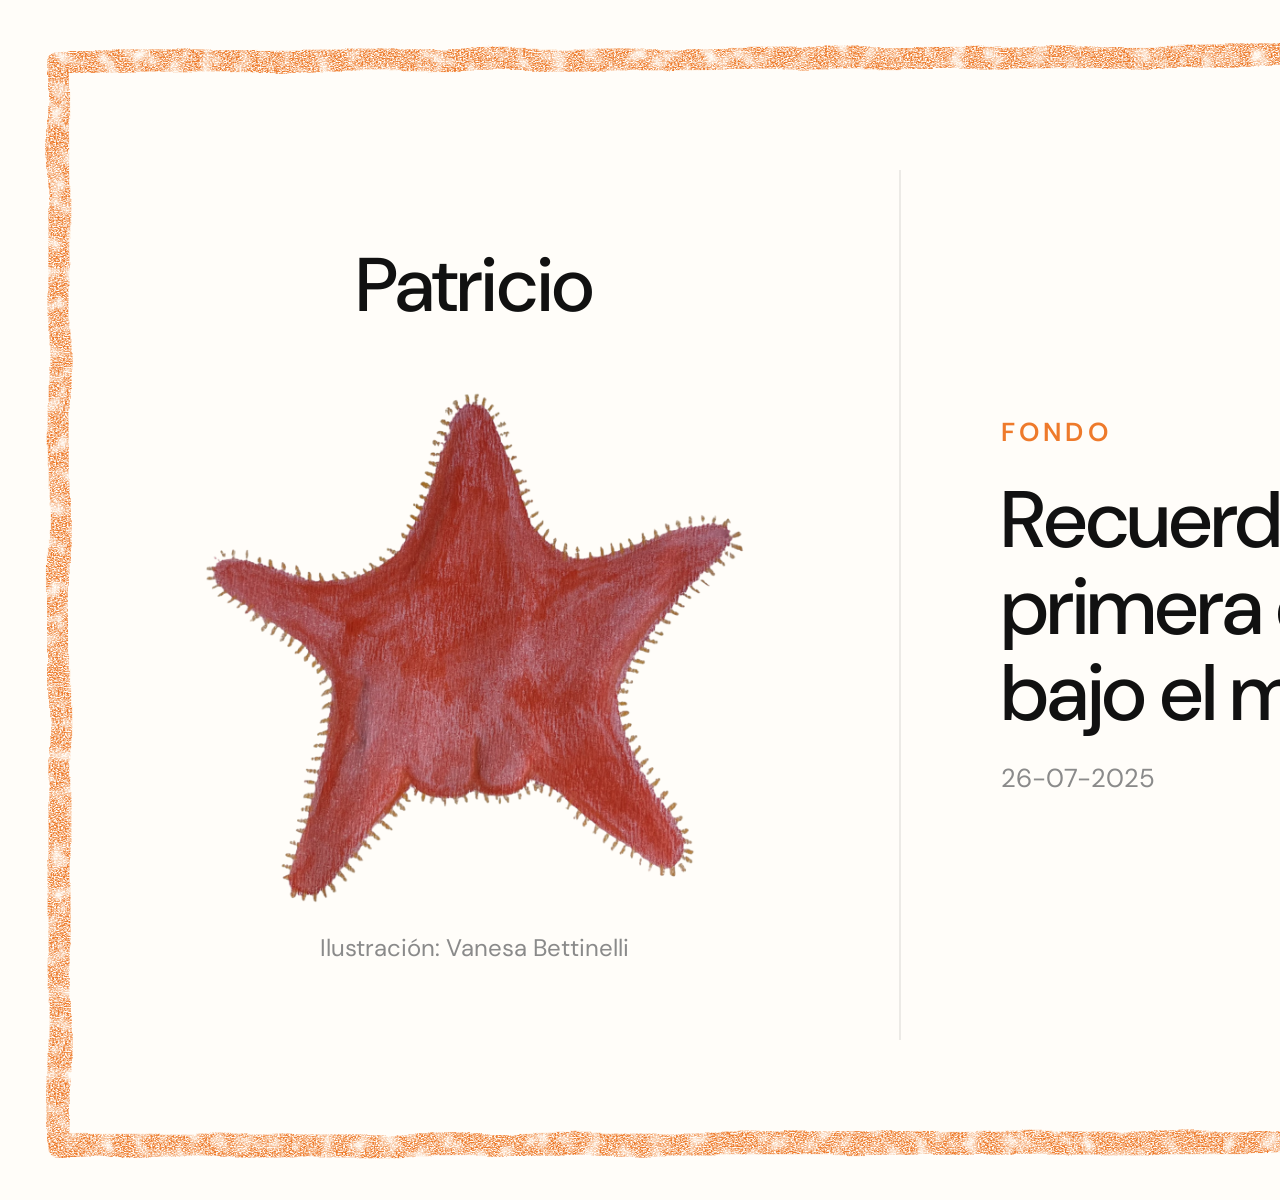
<file: bitacora-del-mar/postal-fuente.html>
<!DOCTYPE html>
<html lang="es">

<head>

  <meta charset="UTF-8">

  <!-- PLANTILLA DE POSTAL — FONDO
       Una sola plantilla para todos los recuerdos de Fondo. Cada postal es una
       ficha en el bloque POSTALES de acá abajo: nombre, fecha, ilustración y color.
       Los textos fijos (FONDO, el título y el crédito) están en COMUNES.

       Mide 1800 × 1200 px (15 × 10 cm a 300 dpi).
       Para ver una postal: postal-fuente.html?postal=batatita
       Para exportarlas todas: node herramientas/exportar-postal.js -->

  <title>Postal de Fondo (plantilla)</title>

  <link rel="preconnect" href="https://fonts.googleapis.com">
  <link rel="preconnect" href="https://fonts.gstatic.com" crossorigin>
  <link
    rel="stylesheet"
    href="https://fonts.googleapis.com/css2?family=DM+Sans:ital,opsz,wght@0,9..40,400..600;1,9..40,400..600&display=swap">


  <script>

    // ---------------------------------------------
    // LO QUE COMPARTEN TODAS LAS POSTALES
    // ---------------------------------------------

    const COMUNES = {
      proyecto: "Fondo",
      titulo: "Recuerdo de mi primera expedición bajo el mar",
      ilustradora: "Vanesa Bettinelli"
    };

    // Colores del borde de crayón y de "FONDO"
    const COLORES = {
      naranja: "#EE7A2B",
      violeta: "#8A4CC2",
      rosa: "#EC6A93"
    };

    // ---------------------------------------------
    // UNA FICHA POR POSTAL
    // ---------------------------------------------

    const POSTALES = {
      patricio: {
        nombre: "Patricio",
        fecha: "26-07-2025",
        ilustracion: "assets/patricio-estrella.png",
        color: COLORES.naranja
      },
      batatita: {
        nombre: "Batatita",
        fecha: "29-07-2025",
        ilustracion: "assets/batatita.png",
        color: COLORES.violeta
      },
      "pulpo-dumbo": {
        nombre: "pulpo Dumbo",
        fecha: "05-08-2025",
        ilustracion: "assets/pulpo-dumbo.png",
        color: COLORES.rosa
      },
      "mama-tenazas": {
        nombre: "Mamá tenazas",
        fecha: "09-08-2025",
        ilustracion: "assets/mama-tenazas.png",
        color: COLORES.rosa,
        // Opcional: ancho máximo de la ilustración (por defecto 620)
        anchoIlustracion: 720
      }
    };

  </script>


  <style>

    * {
      box-sizing: border-box;
    }

    html,
    body {
      margin: 0;
      width: 1800px;
      height: 1200px;
      overflow: hidden;
    }

    body {
      --accent: #EE7A2B;
      --ink: #111111;
      --muted: #8A8A8A;
      --paper: #FFFDF9;

      background: var(--paper);
      color: var(--ink);
      font-family: "DM Sans", sans-serif;
    }

    .postal {
      position: relative;

      width: 1800px;
      height: 1200px;

      padding: 130px 150px 120px;

      display: grid;
      grid-template-columns: 1fr 2px 1fr;
      gap: 0 100px;
    }


    /* Borde de crayón (SVG con filtro: trazo tembloroso y grano de cera) */

    .crayon {
      position: absolute;
      inset: 0;
      width: 1800px;
      height: 1200px;
      pointer-events: none;
    }


    /* Lado de la ilustración */

    .lado-ilustracion {
      min-width: 0;
      display: flex;
      flex-direction: column;
      align-items: center;
      justify-content: center;
    }

    /* La ilustración se ajusta a su forma: alta (estrella) o apaisada (batatita) */
    .lado-ilustracion img {
      max-width: 620px;
      max-height: 520px;
      width: auto;
      height: auto;
      display: block;
    }

    .nombre {
      margin: 0 0 64px;

      font-size: 76px;
      line-height: 1;
      font-weight: 500;
      letter-spacing: -0.01em;
    }

    .ilustradora {
      margin: 24px 0 0;

      font-size: 24px;
      color: var(--muted);
    }


    /* Separador fino, como el dorso de una postal */

    .separador {
      background: #ECEAE6;
      margin: 40px 0;
    }


    /* Lado del texto */

    .lado-texto {
      display: flex;
      flex-direction: column;
      justify-content: center;
    }

    .proyecto {
      margin: 0 0 28px;

      font-size: 26px;
      font-weight: 600;
      letter-spacing: 0.16em;
      text-transform: uppercase;
      color: var(--accent);
    }

    .titulo {
      margin: 0;

      font-size: 80px;
      line-height: 1.08;
      font-weight: 500;
      letter-spacing: -0.015em;
      text-wrap: balance;
    }

    .fecha {
      margin: 24px 0 0;

      font-size: 26px;
      color: var(--muted);
      font-variant-numeric: tabular-nums;
    }

  </style>

</head>

<body>

  <div class="postal">

    <svg class="crayon" viewBox="0 0 1800 1200" aria-hidden="true">
      <defs>
        <filter id="crayon-filter" x="-5%" y="-5%" width="110%" height="110%">
          <!-- Pulso de la mano: el trazo se mueve un poco -->
          <feTurbulence type="fractalNoise" baseFrequency="0.012" numOctaves="2" seed="4" result="pulso" />
          <feDisplacementMap in="SourceGraphic" in2="pulso" scale="9" xChannelSelector="R" yChannelSelector="G" result="trazo" />
          <!-- Grano de la cera sobre el papel: un grano fino y manchas de presión más grandes -->
          <feTurbulence type="fractalNoise" baseFrequency="0.55 0.8" numOctaves="3" seed="11" result="grano" />
          <feTurbulence type="fractalNoise" baseFrequency="0.06" numOctaves="2" seed="5" result="presion" />
          <feColorMatrix in="grano" type="matrix"
            values="0 0 0 0 0
                    0 0 0 0 0
                    0 0 0 0 0
                    2.6 0 0 0 -0.75" result="cera-fina" />
          <feColorMatrix in="presion" type="matrix"
            values="0 0 0 0 0
                    0 0 0 0 0
                    0 0 0 0 0
                    2.4 0 0 0 -0.3" result="cera-presion" />
          <feComposite in="cera-fina" in2="cera-presion" operator="in" result="cera" />
          <feComposite in="trazo" in2="cera" operator="in" />
        </filter>
      </defs>

      <g filter="url(#crayon-filter)" fill="none" stroke-linecap="round" stroke-linejoin="round" class="crayon-stroke">
        <!-- Dos pasadas, como cuando se repasa con el crayón -->
        <path d="M58 62 L1744 54 L1740 1142 L60 1146 Z" stroke-width="22" />
        <path d="M66 56 L1738 64 L1746 1136 L54 1140 L62 70" stroke-width="12" stroke-opacity="0.9" />
      </g>
    </svg>


    <div class="lado-ilustracion">
      <p class="nombre" data-campo="nombre"></p>
      <img data-campo="ilustracion" alt="">
      <p class="ilustradora">Ilustración: <span data-campo="ilustradora"></span></p>
    </div>

    <div class="separador"></div>

    <div class="lado-texto">
      <p class="proyecto" data-campo="proyecto"></p>
      <h1 class="titulo" data-campo="titulo"></h1>
      <p class="fecha" data-campo="fecha"></p>
    </div>

  </div>


  <script>

    // Arma la postal elegida (?postal=...) con los textos comunes
    const id = new URLSearchParams(location.search).get("postal") || "patricio";
    const POSTAL = Object.assign({}, COMUNES, POSTALES[id]);

    document.querySelectorAll("[data-campo]").forEach(function (el) {
      const campo = el.dataset.campo;
      if (campo === "ilustracion") el.src = POSTAL.ilustracion;
      else el.textContent = POSTAL[campo];
    });

    document.body.style.setProperty("--accent", POSTAL.color);
    if (POSTAL.anchoIlustracion) {
      document.querySelector(".lado-ilustracion img").style.maxWidth = POSTAL.anchoIlustracion + "px";
    }
    document.querySelector(".crayon-stroke").setAttribute("stroke", POSTAL.color);

  </script>

</body>

</html>
</file>
